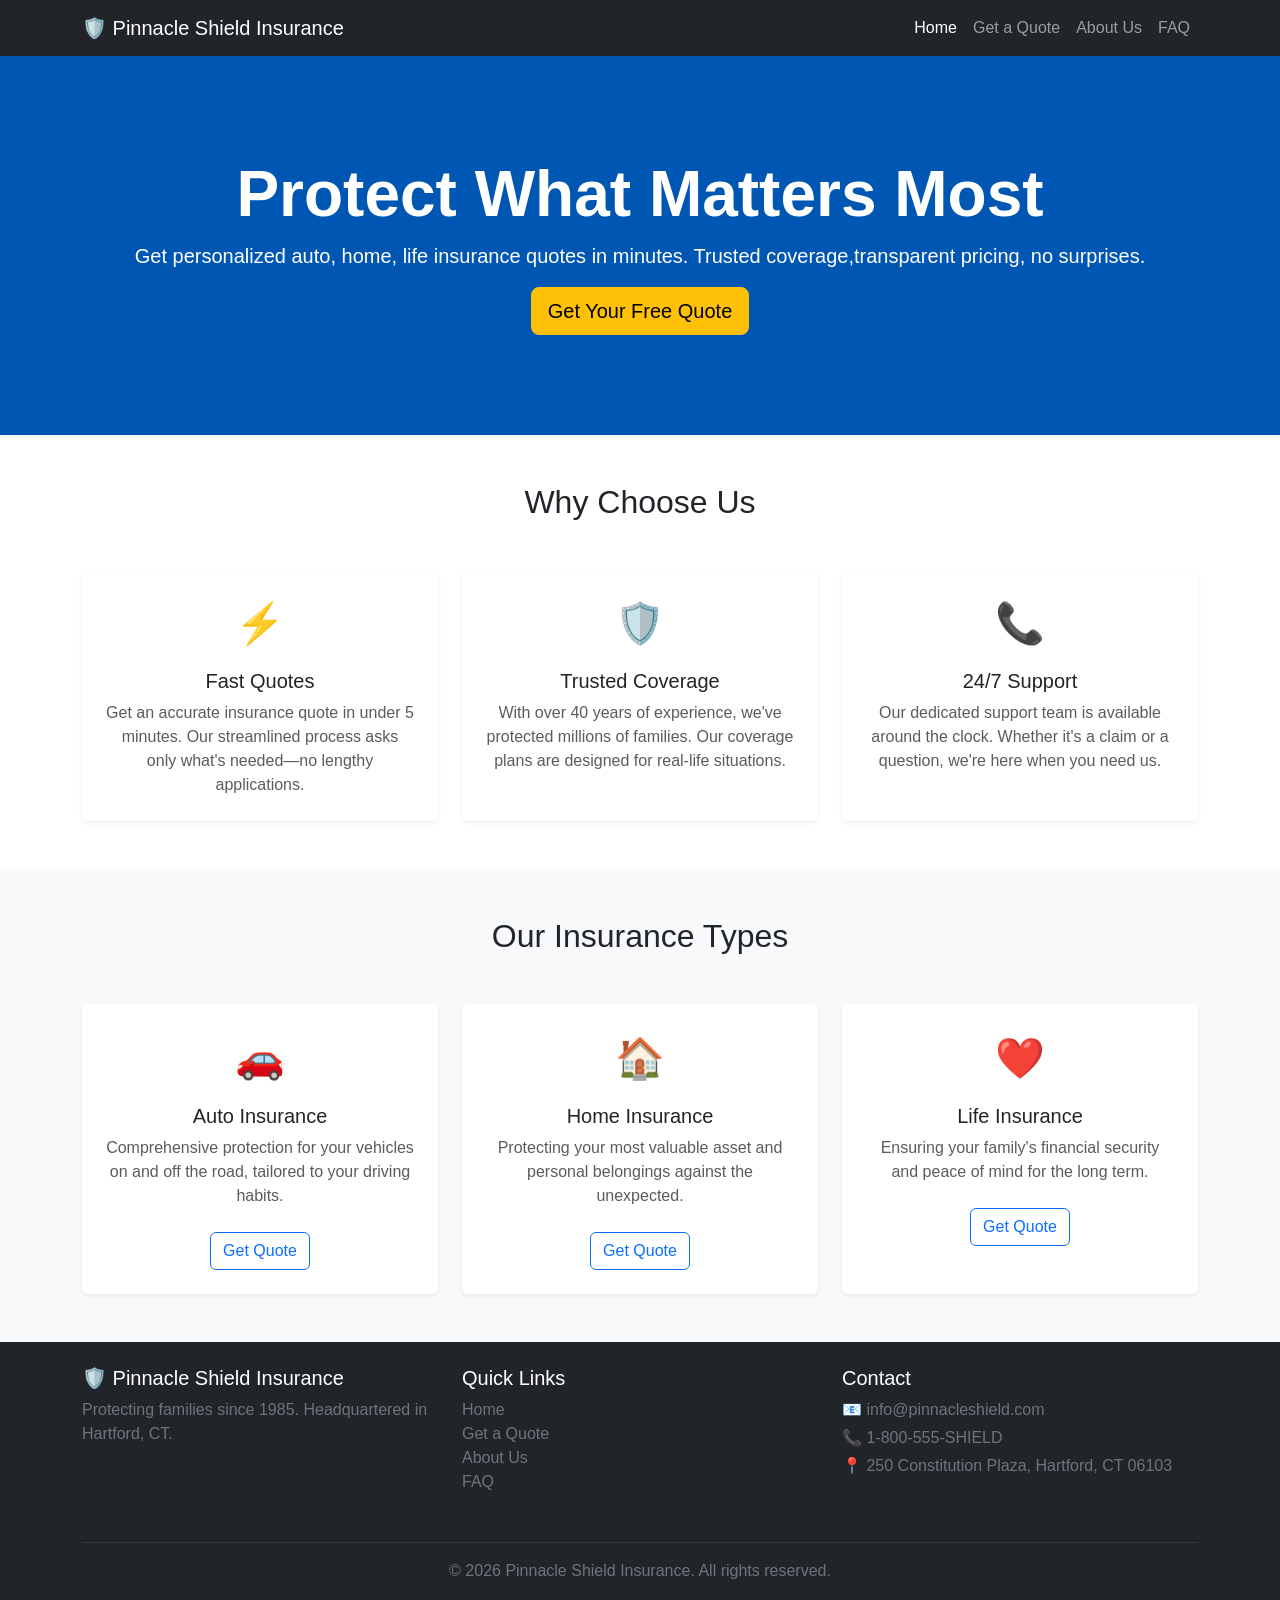
<file: index.html>
<!DOCTYPE html>
<html lang="en">

<head>
    <meta charset="UTF-8">
    <meta name="viewport" content="width=device-width, initial-scale=1.0">
    <title>Pinnacle Shield Insurance | Home</title>
    <!-- Bootstrap 5 CDN -->
    <link href="https://cdn.jsdelivr.net/npm/bootstrap@5.3.2/dist/css/bootstrap.min.css" rel="stylesheet"
        integrity="sha384-T3c6CoIi6uLrA9TneNEoa7RxnatzjcDSCmG1MXxSR1GAsXEV/Dwwykc2MPK8M2HN" crossorigin="anonymous">
    <!-- Custom CSS -->
    <link rel="stylesheet" href="css/styles.css">
</head>

<body class="bg-light">

    <header>
        <nav class="navbar navbar-expand-lg navbar-dark bg-dark">
            <div class="container">
                <a class="navbar-brand" href="index.html">🛡️ Pinnacle Shield Insurance</a>
                <button class="navbar-toggler" type="button" data-bs-toggle="collapse" data-bs-target="#navbarNav">
                    <span class="navbar-toggler-icon"></span>
                </button>
                <div class="collapse navbar-collapse" id="navbarNav">
                    <ul class="navbar-nav ms-auto">
                        <li class="nav-item"><a class="nav-link active" href="index.html">Home</a></li>
                        <li class="nav-item"><a class="nav-link" href="quote.html">Get a Quote</a></li>
                        <li class="nav-item"><a class="nav-link" href="about.html">About Us</a></li>
                        <li class="nav-item"><a class="nav-link" href="faq.html">FAQ</a></li>
                    </ul>
                </div>
            </div>
        </nav>
    </header>

    <main>
        <section class="hero-section text-center d-flex align-items-center">
            <div class="container">
                <h1 class="display-3 fw-bold">Protect What Matters Most</h1>
                <p class="lead">Get personalized auto, home, life insurance quotes in minutes. Trusted
                    coverage,transparent pricing, no surprises.</p>
                <a href="quote.html" class="btn btn-warning btn-lg">Get Your Free Quote</a>
            </div>
        </section>

        <!-- Why Choose Us -->
        <section id="why-choose-us" class="why-choose-us py-5 bg-white">
            <div class="container">
                <h2 class="text-center mb-5">Why Choose Us</h2>
                <div class="row g-4 text-center">

                    <!-- Fast Quotes -->
                    <div class="col-md-4">
                        <div class="card choose-card h-100 shadow-sm border-0">
                            <div class="card-body p-4">
                                <div class="fs-1 mb-3">⚡</div>
                                <h3 class="h5 card-title">Fast Quotes</h3>
                                <p class="card-text text-muted">Get an accurate insurance quote in under 5 minutes. Our
                                    streamlined process asks only what's needed—no lengthy applications.</p>
                            </div>
                        </div>
                    </div>

                    <!-- Trusted Coverage -->
                    <div class="col-md-4">
                        <div class="card choose-card h-100 shadow-sm border-0">
                            <div class="card-body p-4">
                                <div class="fs-1 mb-3">🛡️</div>
                                <h3 class="h5 card-title">Trusted Coverage</h3>
                                <p class="card-text text-muted">With over 40 years of experience, we've protected
                                    millions of families. Our coverage plans are designed for real-life situations.</p>
                            </div>
                        </div>
                    </div>

                    <!-- 24/7 Support -->
                    <div class="col-md-4">
                        <div class="card choose-card h-100 shadow-sm border-0">
                            <div class="card-body p-4">
                                <div class="fs-1 mb-3">📞</div>
                                <h3 class="h5 card-title">24/7 Support</h3>
                                <p class="card-text text-muted">Our dedicated support team is available around the
                                    clock. Whether it's a claim or a question, we're here when you need us.</p>
                            </div>
                        </div>
                    </div>

                </div>
            </div>
        </section>

        <!-- Insurance Types -->
        <section id="insurance-types" class="py-5 bg-light">
            <div class="container">
                <h2 class="text-center mb-5">Our Insurance Types</h2>
                <div class="row g-4 text-center">
                    <!-- Auto Insurance -->
                    <div class="col-md-4">
                        <div class="card h-100 shadow-sm border-0">
                            <div class="card-body p-4">
                                <div class="fs-1 mb-3">🚗</div>
                                <h4 class="h5 card-title">Auto Insurance</h4>
                                <p class="card-text text-muted">Comprehensive protection for your vehicles on and off
                                    the road, tailored to your driving habits.</p>
                                <a href="quote.html" class="btn btn-outline-primary mt-2">Get Quote</a>
                            </div>
                        </div>
                    </div>
                    <!-- Home Insurance -->
                    <div class="col-md-4">
                        <div class="card h-100 shadow-sm border-0">
                            <div class="card-body p-4">
                                <div class="fs-1 mb-3">🏠</div>
                                <h4 class="h5 card-title">Home Insurance</h4>
                                <p class="card-text text-muted">Protecting your most valuable asset and personal
                                    belongings against the unexpected.</p>
                                <a href="quote.html" class="btn btn-outline-primary mt-2">Get Quote</a>
                            </div>
                        </div>
                    </div>
                    <!-- Life Insurance -->
                    <div class="col-md-4">
                        <div class="card h-100 shadow-sm border-0">
                            <div class="card-body p-4">
                                <div class="fs-1 mb-3">❤️</div>
                                <h4 class="h5 card-title">Life Insurance</h4>
                                <p class="card-text text-muted">Ensuring your family's financial security and peace of
                                    mind for the long term.</p>
                                <a href="quote.html" class="btn btn-outline-primary mt-2">Get Quote</a>
                            </div>
                        </div>
                    </div>
                </div>
            </div>
        </section>
    </main>

    <footer class="bg-dark text-white py-4">
        <div class="container">
            <div class="row">
                <div class="col-md-4 mb-3">
                    <h5>🛡️ Pinnacle Shield Insurance</h5>
                    <p class="text-secondary">Protecting families since 1985. Headquartered in Hartford, CT.</p>
                </div>
                <div class="col-md-4 mb-3">
                    <h5>Quick Links</h5>
                    <ul class="list-unstyled">
                        <li><a href="index.html" class="text-secondary text-decoration-none">Home</a></li>
                        <li><a href="quote.html" class="text-secondary text-decoration-none">Get a Quote</a></li>
                        <li><a href="about.html" class="text-secondary text-decoration-none">About Us</a></li>
                        <li><a href="faq.html" class="text-secondary text-decoration-none">FAQ</a></li>
                    </ul>
                </div>
                <div class="col-md-4 mb-3">
                    <h5>Contact</h5>
                    <p class="text-secondary mb-1">📧 info@pinnacleshield.com</p>
                    <p class="text-secondary mb-1">📞 1-800-555-SHIELD</p>
                    <p class="text-secondary">📍 250 Constitution Plaza, Hartford, CT 06103</p>
                </div>
            </div>
            <hr class="border-secondary">
            <p class="text-center text-secondary mb-0">&copy; 2026 Pinnacle Shield Insurance. All rights reserved.</p>
        </div>
    </footer>

    <!-- Bootstrap Bundle JS -->
    <script src="https://cdn.jsdelivr.net/npm/bootstrap@5.3.2/dist/js/bootstrap.bundle.min.js"
        integrity="sha384-C6RzsynM9kWDrMNeT87bh95OGNyZPhcTNXj1NW7RuBCsyN/o0jlpcV8Qyq46cDfL"
        crossorigin="anonymous"></script>
    <script src="js/main.js"></script>
</body>

</html>
</file>
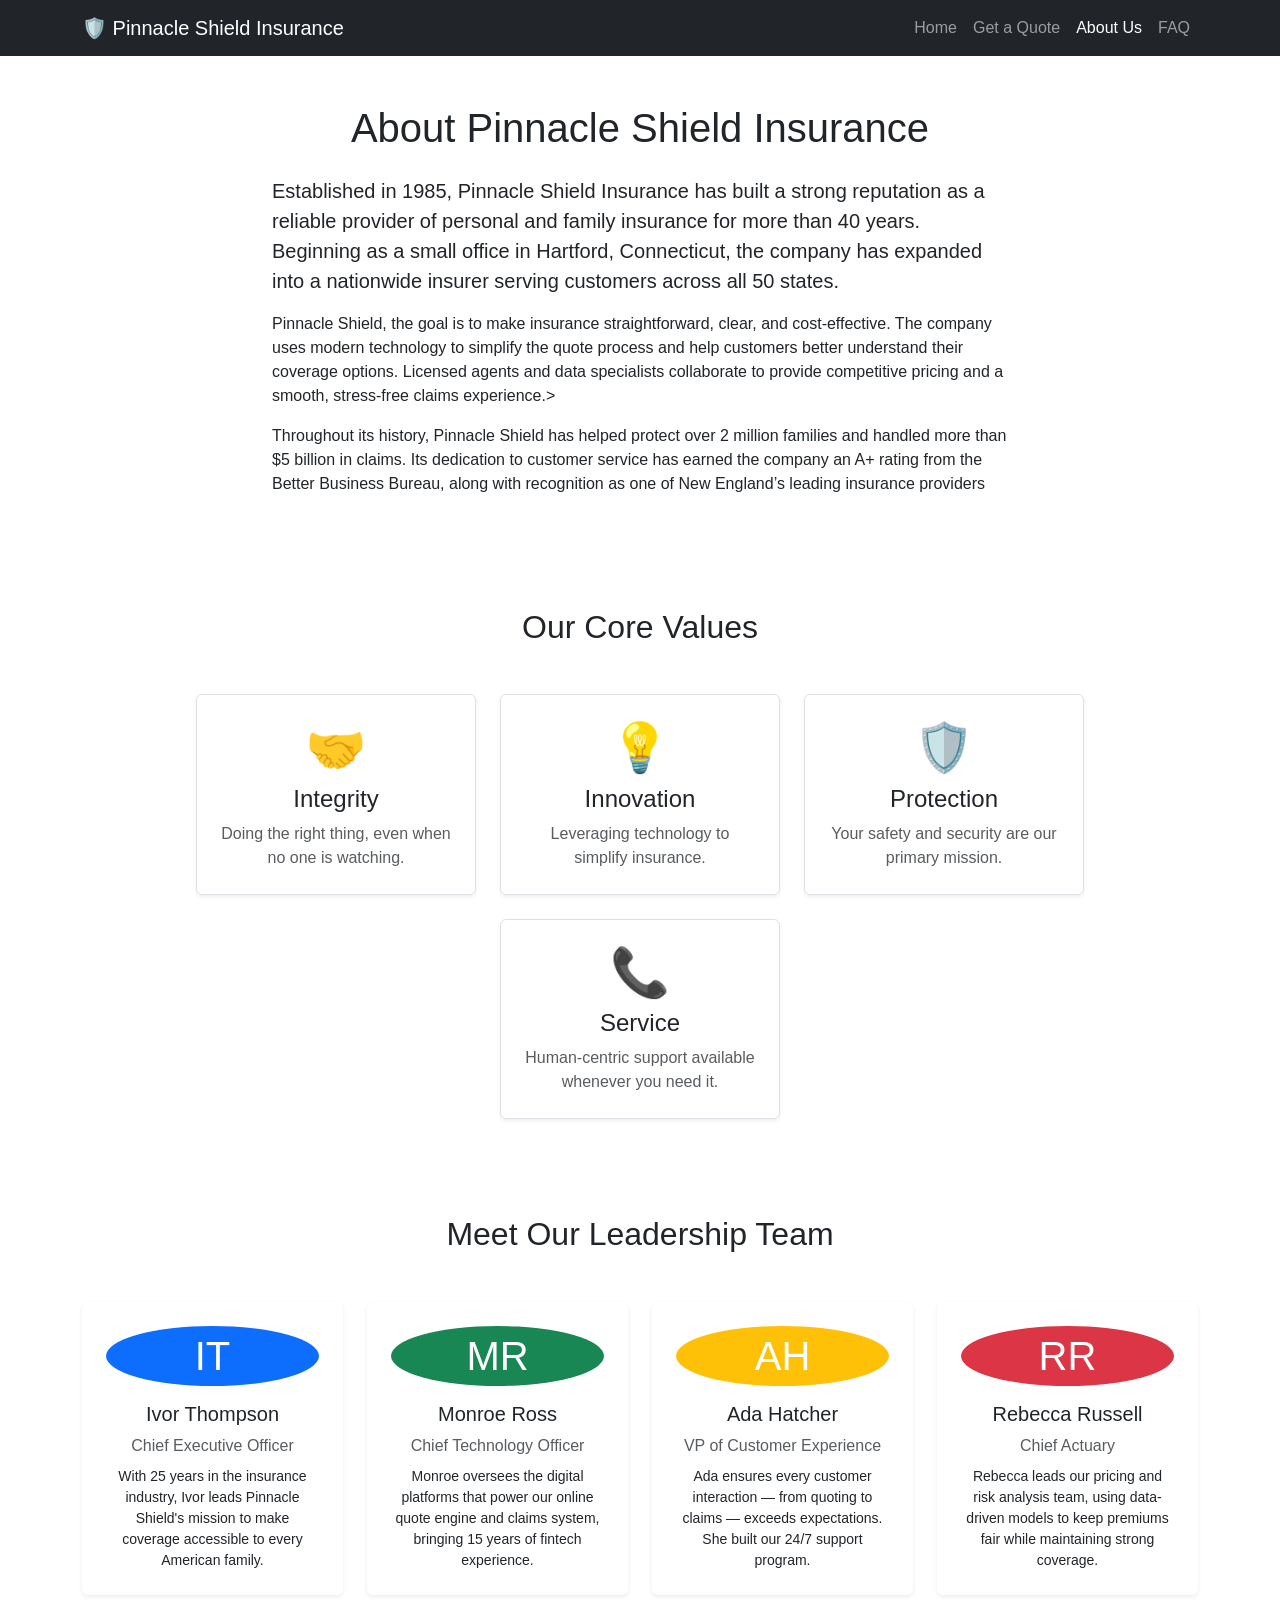
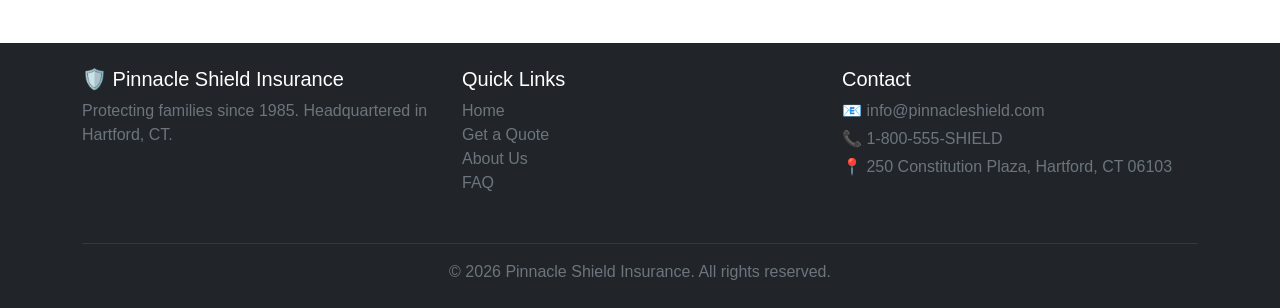
<file: about.html>
<!DOCTYPE html>
<html lang="en">

<head>
    <meta charset="UTF-8">
    <meta name="viewport" content="width=device-width, initial-scale=1.0">
    <title>Get a Quote | Pinnacle Shield Insurance</title>
    <!-- Bootstrap 5 CDN -->
    <link href="https://cdn.jsdelivr.net/npm/bootstrap@5.3.2/dist/css/bootstrap.min.css" rel="stylesheet"
        integrity="sha384-T3c6CoIi6uLrA9TneNEoa7RxnatzjcDSCmG1MXxSR1GAsXEV/Dwwykc2MPK8M2HN" crossorigin="anonymous">
    <!-- Custom CSS -->
    <link rel="stylesheet" href="css/styles.css">
</head>

<body>

    <header>
        <nav class="navbar navbar-expand-lg navbar-dark bg-dark">
            <div class="container">
                <a class="navbar-brand" href="index.html"> 🛡️ Pinnacle Shield Insurance</a>
                <button class="navbar-toggler" type="button" data-bs-toggle="collapse" data-bs-target="#navbarNav">
                    <span class="navbar-toggler-icon"></span>
                </button>
                <div class="collapse navbar-collapse" id="navbarNav">
                    <ul class="navbar-nav ms-auto">
                        <li class="nav-item"><a class="nav-link" href="index.html">Home</a></li>
                        <li class="nav-item"><a class="nav-link" href="quote.html">Get a Quote</a></li>
                        <li class="nav-item"><a class="nav-link active" href="about.html">About Us</a></li>
                        <li class="nav-item"><a class="nav-link" href="faq.html">FAQ</a></li>
                    </ul>
                </div>
            </div>
        </nav>
    </header>
    <main>
        <!-- Company Overview -->
        <section class="py-5">
            <div class="container">
                <h1 class="text-center mb-4">About Pinnacle Shield Insurance</h1>
                <div class="row justify-content-center">
                    <div class="col-md-8">
                        <p class="lead">Established in 1985, Pinnacle Shield Insurance has built a strong reputation as
                            a reliable provider of personal and family insurance for more than 40 years. Beginning as a
                            small office in Hartford, Connecticut, the company has expanded into a nationwide insurer
                            serving customers across all 50 states.</p>
                        <p>Pinnacle Shield, the goal is to make insurance straightforward, clear, and cost-effective.
                            The company uses modern technology to simplify the quote process and help customers better
                            understand their coverage options. Licensed agents and data specialists collaborate to
                            provide competitive pricing and a smooth, stress-free claims experience.></p>
                        <p>Throughout its history, Pinnacle Shield has helped protect over 2 million families and
                            handled more than $5 billion in claims. Its dedication to customer service has earned the
                            company an A+ rating from the Better Business Bureau, along with recognition as one of New
                            England’s leading insurance providers</p>
                    </div>
                </div>
            </div>
        </section>

        <!-- Company Values Section (Flexbox) -->
        <section class="py-5">
            <div class="container text-center">
                <h2 class="mb-5">Our Core Values</h2>
                <div class="d-flex flex-wrap justify-content-center gap-4">
                    <div class="p-4 border rounded shadow-sm value-card flex-fill"
                        style="min-width: 200px; max-width: 280px;">
                        <div class="display-5 mb-2">🤝</div>
                        <h4>Integrity</h4>
                        <p class="text-muted mb-0">Doing the right thing, even when no one is watching.</p>
                    </div>
                    <div class="p-4 border rounded shadow-sm value-card flex-fill"
                        style="min-width: 200px; max-width: 280px;">
                        <div class="display-5 mb-2">💡</div>
                        <h4>Innovation</h4>
                        <p class="text-muted mb-0">Leveraging technology to simplify insurance.</p>
                    </div>
                    <div class="p-4 border rounded shadow-sm value-card flex-fill"
                        style="min-width: 200px; max-width: 280px;">
                        <div class="display-5 mb-2">🛡️</div>
                        <h4>Protection</h4>
                        <p class="text-muted mb-0">Your safety and security are our primary mission.</p>
                    </div>
                    <div class="p-4 border rounded shadow-sm value-card flex-fill"
                        style="min-width: 200px; max-width: 280px;">
                        <div class="display-5 mb-2">📞</div>
                        <h4>Service</h4>
                        <p class="text-muted mb-0">Human-centric support available whenever you need it.</p>
                    </div>
                </div>
            </div>
        </section>

        <!-- Team Section -->
        <section class="py-5">
            <div class="container">
                <h2 class="text-center mb-5">Meet Our Leadership Team</h2>
                <div class="row g-4 justify-content-center">
                    <div class="col-md-3 col-sm-6">
                        <div class="card h-100 text-center border-0 shadow-sm">
                            <div class="card-body p-4">
                                <div
                                    class="team-avatar bg-primary text-white rounded-circle d-flex align-items-center justify-content-center mx-auto mb-3">
                                    <span class="fs-1">IT</span>
                                </div>
                                <h5 class="card-title">Ivor Thompson</h5>
                                <p class="text-muted mb-2">Chief Executive Officer</p>
                                <p class="card-text small">With 25 years in the insurance industry, Ivor leads Pinnacle
                                    Shield's mission to make coverage accessible to every American family.</p>
                            </div>
                        </div>
                    </div>
                    <div class="col-md-3 col-sm-6">
                        <div class="card h-100 text-center border-0 shadow-sm">
                            <div class="card-body p-4">
                                <div
                                    class="team-avatar bg-success text-white rounded-circle d-flex align-items-center justify-content-center mx-auto mb-3">
                                    <span class="fs-1">MR</span>
                                </div>
                                <h5 class="card-title">Monroe Ross</h5>
                                <p class="text-muted mb-2">Chief Technology Officer</p>
                                <p class="card-text small">Monroe oversees the digital platforms that power our online
                                    quote engine and claims system, bringing 15 years of fintech experience.</p>
                            </div>
                        </div>
                    </div>
                    <div class="col-md-3 col-sm-6">
                        <div class="card h-100 text-center border-0 shadow-sm">
                            <div class="card-body p-4">
                                <div
                                    class="team-avatar bg-warning text-white rounded-circle d-flex align-items-center justify-content-center mx-auto mb-3">
                                    <span class="fs-1">AH</span>
                                </div>
                                <h5 class="card-title">Ada Hatcher</h5>
                                <p class="text-muted mb-2">VP of Customer Experience</p>
                                <p class="card-text small">Ada ensures every customer interaction — from quoting to
                                    claims — exceeds expectations. She built our 24/7 support program.</p>
                            </div>
                        </div>
                    </div>
                    <div class="col-md-3 col-sm-6">
                        <div class="card h-100 text-center border-0 shadow-sm">
                            <div class="card-body p-4">
                                <div
                                    class="team-avatar bg-danger text-white rounded-circle d-flex align-items-center justify-content-center mx-auto mb-3">
                                    <span class="fs-1">RR</span>
                                </div>
                                <h5 class="card-title">Rebecca Russell</h5>
                                <p class="text-muted mb-2">Chief Actuary</p>
                                <p class="card-text small">Rebecca leads our pricing and risk analysis team, using
                                    data-driven models to keep premiums fair while maintaining strong coverage.</p>
                            </div>
                        </div>
                    </div>
                </div>
            </div>
        </section>
    </main>

    <footer class="bg-dark text-white py-4">
        <div class="container">
            <div class="row">
                <div class="col-md-4 mb-3">
                    <h5>🛡️ Pinnacle Shield Insurance</h5>
                    <p class="text-secondary">Protecting families since 1985. Headquartered in Hartford, CT.</p>
                </div>
                <div class="col-md-4 mb-3">
                    <h5>Quick Links</h5>
                    <ul class="list-unstyled">
                        <li><a href="index.html" class="text-secondary text-decoration-none">Home</a></li>
                        <li><a href="quote.html" class="text-secondary text-decoration-none">Get a Quote</a></li>
                        <li><a href="about.html" class="text-secondary text-decoration-none">About Us</a></li>
                        <li><a href="faq.html" class="text-secondary text-decoration-none">FAQ</a></li>
                    </ul>
                </div>
                <div class="col-md-4 mb-3">
                    <h5>Contact</h5>
                    <p class="text-secondary mb-1">📧 info@pinnacleshield.com</p>
                    <p class="text-secondary mb-1">📞 1-800-555-SHIELD</p>
                    <p class="text-secondary">📍 250 Constitution Plaza, Hartford, CT 06103</p>
                </div>
            </div>
            <hr class="border-secondary">
            <p class="text-center text-secondary mb-0">&copy; 2026 Pinnacle Shield Insurance. All rights reserved.</p>
        </div>
    </footer>

    <!-- Bootstrap Bundle JS -->
    <script src="https://cdn.jsdelivr.net/npm/bootstrap@5.3.2/dist/js/bootstrap.bundle.min.js"
        integrity="sha384-C6RzsynM9kWDrMNeT87bh95OGNyZPhcTNXj1NW7RuBCsyN/o0jlpcV8Qyq46cDfL"
        crossorigin="anonymous"></script>
    <script src="js/main.js"></script>
</body>

</html>
</file>
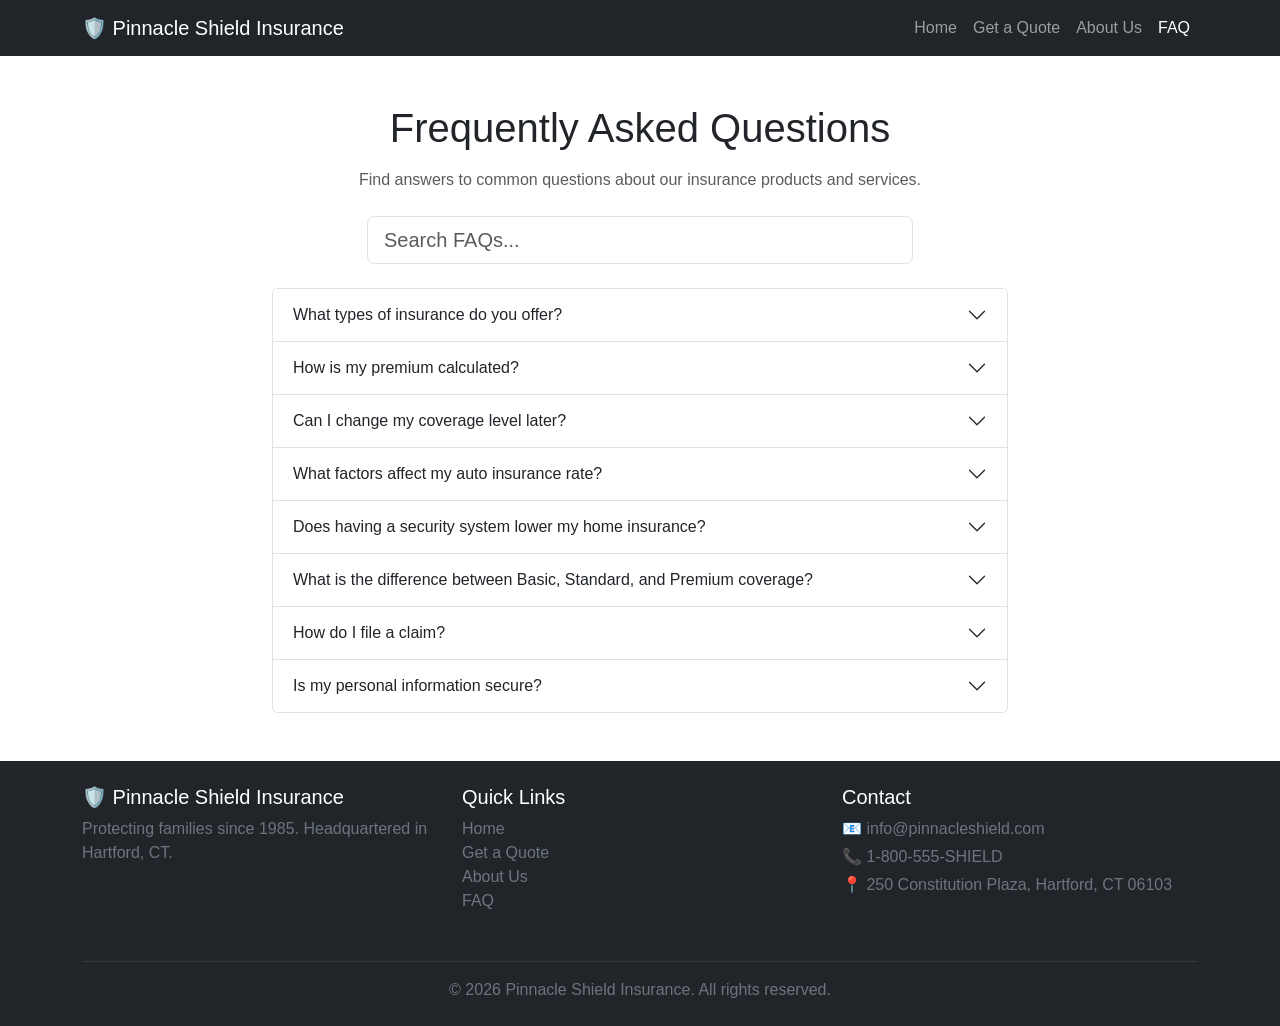
<file: faq.html>
<!DOCTYPE html>
<html lang="en">

<head>
    <meta charset="UTF-8">
    <meta name="viewport" content="width=device-width, initial-scale=1.0">
    <title>FAQ - Pinnacle Shield Insurance</title>
    <link href="https://cdn.jsdelivr.net/npm/bootstrap@5.3.2/dist/css/bootstrap.min.css" rel="stylesheet"
        integrity="sha384-T3c6CoIi6uLrA9TneNEoa7RxnatzjcDSCmG1MXxSR1GAsXEV/Dwwykc2MPK8M2HN" crossorigin="anonymous">
    <link rel="stylesheet" href="css/styles.css">
</head>

<body>

    <!-- Navigation -->
    <header>
        <nav class="navbar navbar-expand-lg navbar-dark bg-dark">
            <div class="container">
                <a class="navbar-brand" href="index.html">🛡️ Pinnacle Shield Insurance</a>
                <button class="navbar-toggler" type="button" data-bs-toggle="collapse" data-bs-target="#navbarNav">
                    <span class="navbar-toggler-icon"></span>
                </button>
                <div class="collapse navbar-collapse" id="navbarNav">
                    <ul class="navbar-nav ms-auto">
                        <li class="nav-item"><a class="nav-link" href="index.html">Home</a></li>
                        <li class="nav-item"><a class="nav-link" href="quote.html">Get a Quote</a></li>
                        <li class="nav-item"><a class="nav-link" href="about.html">About Us</a></li>
                        <li class="nav-item"><a class="nav-link active" href="faq.html">FAQ</a></li>
                    </ul>
                </div>
            </div>
        </nav>
    </header>

    <main class="py-5">
        <div class="container">
            <h1 class="text-center mb-3">Frequently Asked Questions</h1>
            <p class="text-center text-muted mb-4">Find answers to common questions about our insurance products and
                services.</p>

            <!-- Search -->
            <div class="row justify-content-center mb-4">
                <div class="col-md-6">
                    <input type="text" class="form-control form-control-lg" id="faq-search" placeholder="Search FAQs..."
                        aria-label="Search frequently asked questions">
                </div>
            </div>

            <!-- FAQ Accordion -->
            <div class="row justify-content-center">
                <div class="col-md-8">
                    <div class="accordion" id="faqAccordion">

                        <!-- FAQ 1 -->
                        <div class="accordion-item">
                            <h2 class="accordion-header" id="faq-heading-1">
                                <button class="accordion-button collapsed" type="button" data-bs-toggle="collapse"
                                    data-bs-target="#faq-1" aria-expanded="false" aria-controls="faq-1">
                                    What types of insurance do you offer?
                                </button>
                            </h2>
                            <div id="faq-1" class="accordion-collapse collapse" aria-labelledby="faq-heading-1"
                                data-bs-parent="#faqAccordion">
                                <div class="accordion-body">
                                    Pinnacle Shield Insurance offers three main types of personal insurance:
                                    <strong>Auto Insurance</strong> for vehicles including cars, trucks, and SUVs;
                                    <strong>Home Insurance</strong> for homeowners covering structural damage, personal
                                    property, and liability; and <strong>Life Insurance</strong> providing financial
                                    protection for your loved ones with both term and whole life options. Each type
                                    offers Basic, Standard, and Premium coverage tiers to fit your needs and budget.
                                </div>
                            </div>
                        </div>

                        <!-- FAQ 2 -->
                        <div class="accordion-item">
                            <h2 class="accordion-header" id="faq-heading-2">
                                <button class="accordion-button collapsed" type="button" data-bs-toggle="collapse"
                                    data-bs-target="#faq-2" aria-expanded="false" aria-controls="faq-2">
                                    How is my premium calculated?
                                </button>
                            </h2>
                            <div id="faq-2" class="accordion-collapse collapse" aria-labelledby="faq-heading-2"
                                data-bs-parent="#faqAccordion">
                                <div class="accordion-body">
                                    Your premium is calculated using a combination of factors specific to each insurance
                                    type. For auto insurance, we consider your age, vehicle details, annual mileage, and
                                    driving record. For home insurance, factors include your home's value, age,
                                    construction type, and installed safety features. Life insurance premiums are based
                                    on age, health factors, lifestyle choices, and the coverage amount you select. Our
                                    online quote tool shows you a detailed breakdown of exactly how each factor affects
                                    your rate — complete transparency, no surprises.
                                </div>
                            </div>
                        </div>

                        <!-- FAQ 3 -->
                        <div class="accordion-item">
                            <h2 class="accordion-header" id="faq-heading-3">
                                <button class="accordion-button collapsed" type="button" data-bs-toggle="collapse"
                                    data-bs-target="#faq-3" aria-expanded="false" aria-controls="faq-3">
                                    Can I change my coverage level later?
                                </button>
                            </h2>
                            <div id="faq-3" class="accordion-collapse collapse" aria-labelledby="faq-heading-3"
                                data-bs-parent="#faqAccordion">
                                <div class="accordion-body">
                                    Yes, absolutely. You can upgrade or downgrade your coverage level at any time during
                                    your policy period. If you upgrade from Basic to Standard or Premium, the change
                                    takes effect immediately and your premium will be prorated for the remainder of your
                                    billing cycle. If you downgrade, the change takes effect at the start of your next
                                    billing cycle. Contact our customer service team or log into your online account to
                                    make changes.
                                </div>
                            </div>
                        </div>

                        <!-- FAQ 4 -->
                        <div class="accordion-item">
                            <h2 class="accordion-header" id="faq-heading-4">
                                <button class="accordion-button collapsed" type="button" data-bs-toggle="collapse"
                                    data-bs-target="#faq-4" aria-expanded="false" aria-controls="faq-4">
                                    What factors affect my auto insurance rate?
                                </button>
                            </h2>
                            <div id="faq-4" class="accordion-collapse collapse" aria-labelledby="faq-heading-4"
                                data-bs-parent="#faqAccordion">
                                <div class="accordion-body">
                                    Several factors influence your auto insurance premium. <strong>Your age</strong>
                                    plays a role — drivers under 25 and over 65 typically pay more due to statistical
                                    risk profiles. <strong>Vehicle age</strong> matters because newer cars cost more to
                                    repair or replace. <strong>Annual mileage</strong> affects your rate since more time
                                    on the road increases the likelihood of an incident. Your <strong>driving
                                        record</strong> is significant — a clean record earns the best rates, while
                                    tickets and accidents increase premiums. Finally, the <strong>coverage
                                        level</strong> you choose (Basic, Standard, or Premium) determines the breadth
                                    of protection and directly impacts cost.
                                </div>
                            </div>
                        </div>

                        <!-- FAQ 5 -->
                        <div class="accordion-item">
                            <h2 class="accordion-header" id="faq-heading-5">
                                <button class="accordion-button collapsed" type="button" data-bs-toggle="collapse"
                                    data-bs-target="#faq-5" aria-expanded="false" aria-controls="faq-5">
                                    Does having a security system lower my home insurance?
                                </button>
                            </h2>
                            <div id="faq-5" class="accordion-collapse collapse" aria-labelledby="faq-heading-5"
                                data-bs-parent="#faqAccordion">
                                <div class="accordion-body">
                                    Yes! Having a monitored security system qualifies you for a <strong>5%
                                        discount</strong> on your home insurance premium. Additionally, if your home has
                                    fire sprinklers, you can receive an <strong>8% discount</strong>. These discounts
                                    can be combined, so a home with both a security system and fire sprinklers could
                                    save up to 13% on monthly premiums. We encourage homeowners to invest in safety
                                    features — they protect your family and save you money.
                                </div>
                            </div>
                        </div>

                        <!-- FAQ 6 -->
                        <div class="accordion-item">
                            <h2 class="accordion-header" id="faq-heading-6">
                                <button class="accordion-button collapsed" type="button" data-bs-toggle="collapse"
                                    data-bs-target="#faq-6" aria-expanded="false" aria-controls="faq-6">
                                    What is the difference between Basic, Standard, and Premium coverage?
                                </button>
                            </h2>
                            <div id="faq-6" class="accordion-collapse collapse" aria-labelledby="faq-heading-6"
                                data-bs-parent="#faqAccordion">
                                <div class="accordion-body">
                                    <strong>Basic</strong> coverage provides essential protection at the lowest cost. It
                                    covers the core risks — liability for auto, structural damage for home, and a
                                    standard death benefit for life insurance. <strong>Standard</strong> coverage is our
                                    most popular tier and includes everything in Basic plus broader protection like
                                    comprehensive and collision for auto, personal property replacement for home, and
                                    higher benefit limits for life. <strong>Premium</strong> coverage is our most
                                    comprehensive tier, adding benefits like rental car coverage, full replacement
                                    value, increased liability limits, and priority claims processing. Premium costs
                                    approximately 40% more than Standard but provides the most complete peace of mind.
                                </div>
                            </div>
                        </div>

                        <!-- FAQ 7 -->
                        <div class="accordion-item">
                            <h2 class="accordion-header" id="faq-heading-7">
                                <button class="accordion-button collapsed" type="button" data-bs-toggle="collapse"
                                    data-bs-target="#faq-7" aria-expanded="false" aria-controls="faq-7">
                                    How do I file a claim?
                                </button>
                            </h2>
                            <div id="faq-7" class="accordion-collapse collapse" aria-labelledby="faq-heading-7"
                                data-bs-parent="#faqAccordion">
                                <div class="accordion-body">
                                    Filing a claim with Pinnacle Shield is straightforward. You can file a claim 24/7
                                    through three channels: <strong>Online</strong> — log into your account at
                                    pinnacleshield.com and navigate to the Claims section; <strong>Phone</strong> — call
                                    our claims hotline at 1-800-555-CLAIM; or <strong>Mobile App</strong> — use our app
                                    to submit photos and documentation directly from your phone. After filing, a
                                    dedicated claims adjuster will be assigned to your case within 24 hours. Most claims
                                    are processed within 5–10 business days, and Premium customers receive priority
                                    processing.
                                </div>
                            </div>
                        </div>

                        <!-- FAQ 8 -->
                        <div class="accordion-item">
                            <h2 class="accordion-header" id="faq-heading-8">
                                <button class="accordion-button collapsed" type="button" data-bs-toggle="collapse"
                                    data-bs-target="#faq-8" aria-expanded="false" aria-controls="faq-8">
                                    Is my personal information secure?
                                </button>
                            </h2>
                            <div id="faq-8" class="accordion-collapse collapse" aria-labelledby="faq-heading-8"
                                data-bs-parent="#faqAccordion">
                                <div class="accordion-body">
                                    Absolutely. Pinnacle Shield Insurance takes data security seriously. All personal
                                    information submitted through our website is encrypted using industry-standard TLS
                                    encryption. We never sell your data to third parties. Our systems comply with state
                                    and federal data protection regulations, and we conduct regular security audits. The
                                    online quote tool does not store your information unless you explicitly create an
                                    account. For more details, please review our Privacy Policy linked at the bottom of
                                    every page.
                                </div>
                            </div>
                        </div>

                    </div>

                    <!-- No Results Message -->
                    <div id="faq-no-results" class="text-center text-muted py-4 hidden">
                        <p>No FAQs match your search. Try different keywords or <a href="about.html">contact us</a>
                            directly.</p>
                    </div>
                </div>
            </div>
        </div>
    </main>

    <!-- Footer -->
    <footer class="bg-dark text-white py-4">
        <div class="container">
            <div class="row">
                <div class="col-md-4 mb-3">
                    <h5>🛡️ Pinnacle Shield Insurance</h5>
                    <p class="text-secondary">Protecting families since 1985. Headquartered in Hartford, CT.</p>
                </div>
                <div class="col-md-4 mb-3">
                    <h5>Quick Links</h5>
                    <ul class="list-unstyled">
                        <li><a href="index.html" class="text-secondary text-decoration-none">Home</a></li>
                        <li><a href="quote.html" class="text-secondary text-decoration-none">Get a Quote</a></li>
                        <li><a href="about.html" class="text-secondary text-decoration-none">About Us</a></li>
                        <li><a href="faq.html" class="text-secondary text-decoration-none">FAQ</a></li>
                    </ul>
                </div>
                <div class="col-md-4 mb-3">
                    <h5>Contact</h5>
                    <p class="text-secondary mb-1">📧 info@pinnacleshield.com</p>
                    <p class="text-secondary mb-1">📞 1-800-555-SHIELD</p>
                    <p class="text-secondary">📍 250 Constitution Plaza, Hartford, CT 06103</p>
                </div>
            </div>
            <hr class="border-secondary">
            <p class="text-center text-secondary mb-0">&copy; 2026 Pinnacle Shield Insurance. All rights reserved.</p>
        </div>
    </footer>

    <script src="https://cdn.jsdelivr.net/npm/bootstrap@5.3.2/dist/js/bootstrap.bundle.min.js"
        integrity="sha384-C6RzsynM9kWDrMNeT87bh95OGNyZPhcTNXj1NW7RuBCsyN/o0jlpcV8Qyq46cDfL"
        crossorigin="anonymous"></script>
    <script src="js/main.js"></script>

</body>

</html>
</file>
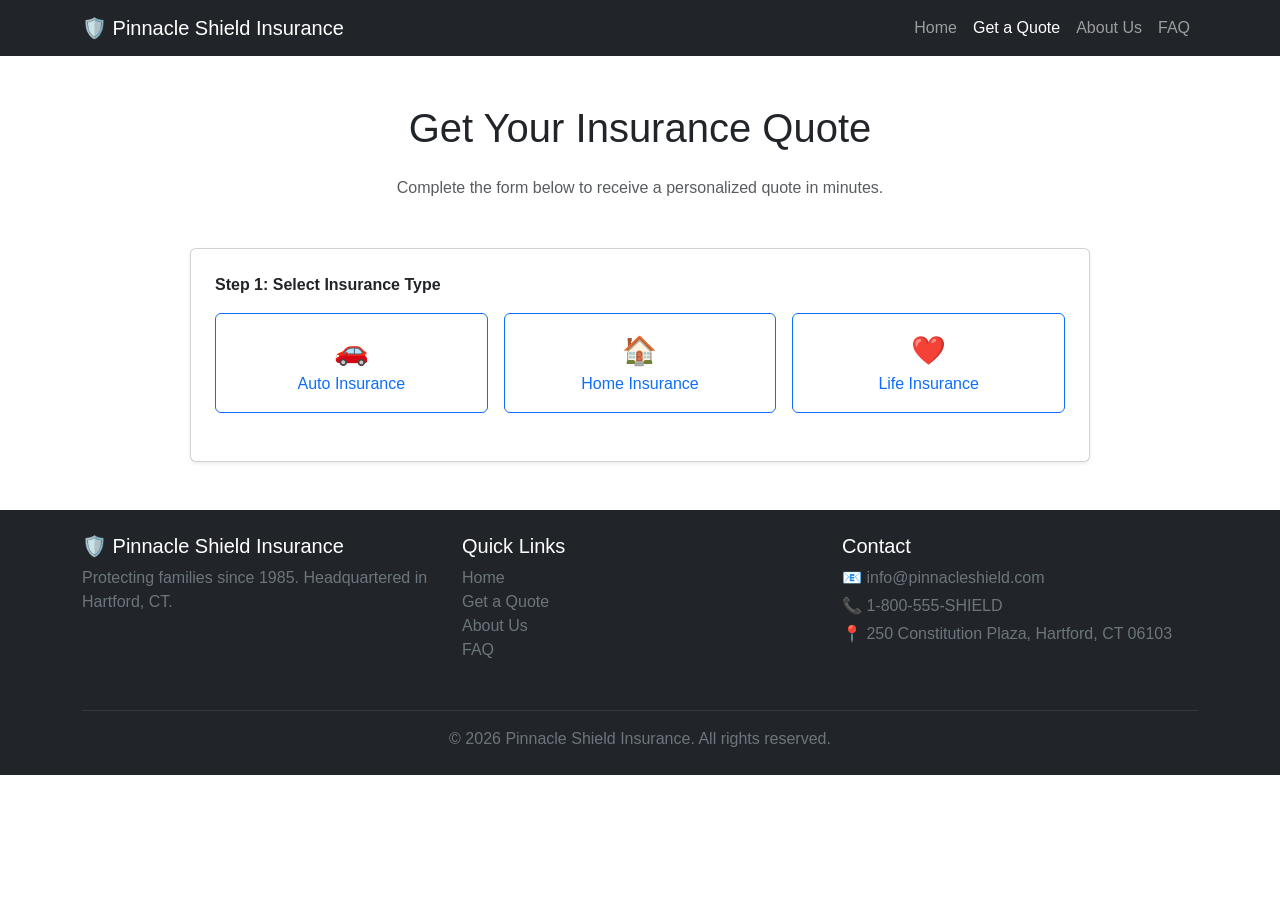
<file: quote.html>
<!DOCTYPE html>
<html lang="en">

<head>
    <meta charset="UTF-8">
    <meta name="viewport" content="width=device-width, initial-scale=1.0">
    <title>Get a Quote | Pinnacle Shield Insurance</title>
    <!-- Bootstrap 5 CDN -->
    <link href="https://cdn.jsdelivr.net/npm/bootstrap@5.3.2/dist/css/bootstrap.min.css" rel="stylesheet"
        integrity="sha384-T3c6CoIi6uLrA9TneNEoa7RxnatzjcDSCmG1MXxSR1GAsXEV/Dwwykc2MPK8M2HN" crossorigin="anonymous">
    <!-- Custom CSS -->
    <link rel="stylesheet" href="css/styles.css">
</head>

<body>

    <header>
        <nav class="navbar navbar-expand-lg navbar-dark bg-dark">
            <div class="container">
                <a class="navbar-brand" href="index.html">🛡️ Pinnacle Shield Insurance</a>
                <button class="navbar-toggler" type="button" data-bs-toggle="collapse" data-bs-target="#navbarNav">
                    <span class="navbar-toggler-icon"></span>
                </button>
                <div class="collapse navbar-collapse" id="navbarNav">
                    <ul class="navbar-nav ms-auto">
                        <li class="nav-item"><a class="nav-link" href="index.html">Home</a></li>
                        <li class="nav-item"><a class="nav-link active" href="quote.html">Get a Quote</a></li>
                        <li class="nav-item"><a class="nav-link" href="about.html">About Us</a></li>
                        <li class="nav-item"><a class="nav-link" href="faq.html">FAQ</a></li>
                    </ul>
                </div>
            </div>
        </nav>
    </header>

    <main class="container py-5">
        <div class="text-center mb-5">

            <h1 class="text-center mb-4">Get Your Insurance Quote</h1>
            <p class="text-muted">Complete the form below to receive a personalized quote in minutes.</p>
        </div>

        <div class="card shadow-sm mx-auto" style="max-width: 900px;">
            <div class="card-body p-4">
                <form id="quoteForm" novalidate>
                    <!-- Step 1: Insurance Type Selector -->
                    <label class="form-label fw-bold mb-3">Step 1: Select Insurance Type</label>
                    <div class="row g-3 mb-4">
                        <div class="col-md-4">
                            <input type="radio" class="btn-check" name="insuranceType" id="typeAuto" value="auto"
                                autocomplete="off">
                            <label class="btn btn-outline-primary w-100 py-3" for="typeAuto">
                                <span class="fs-3 d-block">🚗</span> Auto Insurance
                            </label>
                        </div>
                        <div class="col-md-4">
                            <input type="radio" class="btn-check" name="insuranceType" id="typeHome" value="home"
                                autocomplete="off">
                            <label class="btn btn-outline-primary w-100 py-3" for="typeHome">
                                <span class="fs-3 d-block">🏠</span> Home Insurance
                            </label>
                        </div>
                        <div class="col-md-4">
                            <input type="radio" class="btn-check" name="insuranceType" id="typeLife" value="life"
                                autocomplete="off">
                            <label class="btn btn-outline-primary w-100 py-3" for="typeLife">
                                <span class="fs-3 d-block">❤️</span> Life Insurance
                            </label>
                        </div>
                    </div>

                    <div id="step2Container" class="hidden">
                        <hr class="my-4">
                        <!-- Step 2: Dynamic Form Fields -->

                        <label class="form-label fw-bold mb-3">Step 2: Enter Your Details</label>
                        <!-- Auto Insurance Fields -->
                        <div id="autoFields">
                            <h5 class="mb-3 text-primary">Auto Insurance Details</h5>
                            <div class="row g-3">
                                <div class="col-md-6">
                                    <label for="fullName" class="form-label">Full Name</label>
                                    <input type="text" class="form-control" id="fullName" required minlength="2">
                                    <div class="invalid-feedback"></div>
                                </div>
                                <div class="col-md-3">
                                    <label for="age" class="form-label">Age</label>
                                    <input type="number" class="form-control" id="age" required min="16" max="100">
                                    <div class="invalid-feedback"></div>
                                </div>
                                <div class="col-md-3">
                                    <label for="zipCode" class="form-label">ZIP Code</label>
                                    <input type="text" class="form-control" id="zipCode" required pattern="\d{5}">
                                    <div class="invalid-feedback"></div>
                                </div>
                                <div class="col-md-4">
                                    <label for="vehicleYear" class="form-label">Vehicle Year</label>
                                    <input type="number" class="form-control" id="vehicleYear" required min="1990"
                                        max="2026">
                                    <div class="invalid-feedback"></div>
                                </div>
                                <div class="col-md-4">
                                    <label for="vehicleMake" class="form-label">Vehicle Make</label>
                                    <select class="form-select" id="vehicleMake" required>
                                        <option value="" selected disabled>Choose...</option>
                                        <option>Toyota</option>
                                        <option>Honda</option>
                                        <option>Ford</option>
                                        <option>BMW</option>
                                        <option>Tesla</option>
                                        <option>Other</option>
                                    </select>
                                    <div class="invalid-feedback"></div>
                                </div>
                                <div class="col-md-4">
                                    <label for="vehicleModel" class="form-label">Vehicle Model</label>
                                    <input type="text" class="form-control" id="vehicleModel" required>
                                    <div class="invalid-feedback"></div>
                                </div>
                                <div class="col-md-6">
                                    <label for="annualMileage" class="form-label">Annual Mileage</label>
                                    <select class="form-select" id="annualMileage" required>
                                        <option value="" selected disabled>Choose...</option>
                                        <option>Under 5,000</option>
                                        <option>5,000–10,000</option>
                                        <option>10,001–15,000</option>
                                        <option>15,001–20,000</option>
                                        <option>Over 20,000</option>
                                    </select>
                                    <div class="invalid-feedback"></div>
                                </div>
                                <div class="col-md-6">
                                    <label for="drivingRecord" class="form-label">Driving Record</label>
                                    <select class="form-select" id="drivingRecord" required>
                                        <option value="" selected disabled>Choose...</option>
                                        <option>Clean</option>
                                        <option>1 Ticket</option>
                                        <option>2+ Tickets</option>
                                        <option>Accident in Last 3 Years</option>
                                    </select>
                                    <div class="invalid-feedback"></div>
                                </div>
                                <div class="col-12">
                                    <label class="form-label d-block fw-bold">Coverage Level</label>
                                    <div class="form-check form-check-inline">
                                        <input class="form-check-input" type="radio" name="autoCoverage" id="autoBasic"
                                            value="basic" checked>
                                        <label class="form-check-label" for="autoBasic">Basic</label>
                                    </div>
                                    <div class="form-check form-check-inline">
                                        <input class="form-check-input" type="radio" name="autoCoverage"
                                            id="autoStandard" value="standard">
                                        <label class="form-check-label" for="autoStandard">Standard</label>
                                    </div>
                                    <div class="form-check form-check-inline">
                                        <input class="form-check-input" type="radio" name="autoCoverage"
                                            id="autoPremium" value="premium">
                                        <label class="form-check-label" for="autoPremium">Premium</label>
                                    </div>
                                </div>
                            </div>
                        </div>

                        <!-- Home Insurance Fields  -->
                        <div id="homeFields" class="hidden">
                            <h5 class="mb-3 text-primary">Home Insurance Details</h5>
                            <div class="row g-3">
                                <div class="col-md-6">
                                    <label for="homeFullName" class="form-label">Full Name</label>
                                    <input type="text" class="form-control" id="homeFullName" minlength="2">
                                    <div class="invalid-feedback"></div>
                                </div>
                                <div class="col-md-3">
                                    <label for="homeAge" class="form-label">Age</label>
                                    <input type="number" class="form-control" id="homeAge" min="18" max="100">
                                    <div class="invalid-feedback"></div>
                                </div>
                                <div class="col-md-3">
                                    <label for="homeZip" class="form-label">ZIP Code</label>
                                    <input type="text" class="form-control" id="homeZip" pattern="\d{5}">
                                    <div class="invalid-feedback"></div>
                                </div>
                                <div class="col-md-4">
                                    <label for="homeValue" class="form-label">Home Value</label>
                                    <input type="number" class="form-control" id="homeValue" min="50000">
                                    <div class="invalid-feedback"></div>
                                </div>
                                <div class="col-md-4">
                                    <label for="yearBuilt" class="form-label">Year Built</label>
                                    <input type="number" class="form-control" id="yearBuilt" min="1900" max="2026">
                                    <div class="invalid-feedback"></div>
                                </div>
                                <div class="col-md-4">
                                    <label for="sqFootage" class="form-label">Square Footage</label>
                                    <input type="number" class="form-control" id="sqFootage" min="500" max="10000">
                                    <div class="invalid-feedback"></div>
                                </div>
                                <div class="col-md-6">
                                    <label for="constructionType" class="form-label">Construction Type</label>
                                    <select class="form-select" id="constructionType">
                                        <option value="" selected disabled>Choose...</option>
                                        <option>Wood Frame</option>
                                        <option>Brick</option>
                                        <option>Concrete</option>
                                        <option>Steel</option>
                                    </select>
                                    <div class="invalid-feedback"></div>
                                </div>
                                <div class="col-md-6 d-flex align-items-end">
                                    <div class="mb-2">
                                        <div class="form-check">
                                            <input class="form-check-input" type="checkbox" id="securitySystem">
                                            <label class="form-check-label" for="securitySystem">Has Security System
                                                (Discount)</label>
                                        </div>
                                        <div class="form-check">
                                            <input class="form-check-input" type="checkbox" id="fireSprinklers">
                                            <label class="form-check-label" for="fireSprinklers">Has Fire Sprinklers
                                                (Discount)</label>
                                        </div>
                                    </div>
                                    <div class="invalid-feedback"></div>
                                </div>
                                <div class="col-12">
                                    <label class="form-label d-block fw-bold">Coverage Level</label>
                                    <div class="form-check form-check-inline">
                                        <input class="form-check-input" type="radio" name="homeCoverage" id="homeBasic"
                                            value="basic" checked>
                                        <label class="form-check-label" for="homeBasic">Basic</label>
                                    </div>
                                    <div class="form-check form-check-inline">
                                        <input class="form-check-input" type="radio" name="homeCoverage"
                                            id="homeStandard" value="standard">
                                        <label class="form-check-label" for="homeStandard">Standard</label>
                                    </div>
                                    <div class="form-check form-check-inline">
                                        <input class="form-check-input" type="radio" name="homeCoverage"
                                            id="homePremium" value="premium">
                                        <label class="form-check-label" for="homePremium">Premium</label>
                                    </div>
                                    <div class="invalid-feedback"></div>
                                </div>
                            </div>
                        </div>

                        <!-- Life Insurance Fields-->
                        <div id="lifeFields" class="hidden">
                            <h5 class="mb-3 text-primary">Life Insurance Details</h5>
                            <div class="row g-3">
                                <div class="col-md-6">
                                    <label for="lifeFullName" class="form-label">Full Name</label>
                                    <input type="text" class="form-control" id="lifeFullName" minlength="2">
                                    <div class="invalid-feedback"></div>
                                </div>
                                <div class="col-md-3">
                                    <label for="lifeAge" class="form-label">Age</label>
                                    <input type="number" class="form-control" id="lifeAge" min="18" max="85">
                                    <div class="invalid-feedback"></div>
                                </div>
                                <div class="col-md-3">
                                    <label for="lifeZip" class="form-label">ZIP Code</label>
                                    <input type="text" class="form-control" id="lifeZip" pattern="\d{5}">
                                    <div class="invalid-feedback"></div>
                                </div>
                                <div class="col-md-4">
                                    <label for="gender" class="form-label">Gender</label>
                                    <select class="form-select" id="gender">
                                        <option value="" selected disabled>Choose...</option>
                                        <option>Male</option>
                                        <option>Female</option>
                                        <option>Non-binary</option>
                                    </select>
                                    <div class="invalid-feedback"></div>
                                </div>
                                <div class="col-md-4">
                                    <label class="form-label d-block">Smoker?</label>
                                    <div class="form-check form-check-inline">
                                        <input class="form-check-input" type="radio" name="smoker" id="smokerYes"
                                            value="yes">
                                        <label class="form-check-label" for="smokerYes">Yes</label>
                                    </div>
                                    <div class="form-check form-check-inline">
                                        <input class="form-check-input" type="radio" name="smoker" id="smokerNo"
                                            value="no" checked>
                                        <label class="form-check-label" for="smokerNo">No</label>
                                    </div>
                                    <div class="invalid-feedback"></div>
                                </div>
                                <div class="col-md-4">
                                    <label for="coverageAmount" class="form-label">Coverage Amount</label>
                                    <select class="form-select" id="coverageAmount">
                                        <option value="" selected disabled>Choose...</option>
                                        <option>$100,000</option>
                                        <option>$250,000</option>
                                        <option>$500,000</option>
                                        <option>$1,000,000</option>
                                    </select>
                                    <div class="invalid-feedback"></div>
                                </div>
                                <div class="col-md-6">
                                    <label for="exercise" class="form-label">Exercise Frequency</label>
                                    <select class="form-select" id="exercise">
                                        <option value="" selected disabled>Choose...</option>
                                        <option>Rarely</option>
                                        <option>1–2 times/week</option>
                                        <option>3–4 times/week</option>
                                        <option>5+ times/week</option>
                                    </select>
                                    <div class="invalid-feedback"></div>
                                </div>
                                <div class="col-md-6 d-flex align-items-end">
                                    <div class="form-check mb-2">
                                        <input class="form-check-input" type="checkbox" id="preExisting">
                                        <label class="form-check-label" for="preExisting">Pre-existing
                                            Conditions</label>
                                    </div>
                                    <div class="invalid-feedback"></div>
                                </div>
                                <div class="col-12">
                                    <label class="form-label d-block fw-bold">Coverage Level</label>
                                    <div class="form-check form-check-inline">
                                        <input class="form-check-input" type="radio" name="lifeCoverage" id="lifeBasic"
                                            value="basic" checked>
                                        <label class="form-check-label" for="lifeBasic">Basic</label>
                                    </div>
                                    <div class="form-check form-check-inline">
                                        <input class="form-check-input" type="radio" name="lifeCoverage"
                                            id="lifeStandard" value="standard">
                                        <label class="form-check-label" for="lifeStandard">Standard</label>
                                    </div>
                                    <div class="form-check form-check-inline">
                                        <input class="form-check-input" type="radio" name="lifeCoverage"
                                            id="lifePremium" value="premium">
                                        <label class="form-check-label" for="lifePremium">Premium</label>
                                    </div>
                                    <div class="invalid-feedback"></div>
                                </div>
                            </div>
                        </div>

                        <div class="mt-5">
                            <button type="submit" class="btn btn-primary btn-lg w-100">Calculate My Quote</button>
                        </div>
                    </div>
                </form>
            </div>
        </div>

        <!-- Results Section -->
        <!-- Results Section (Initially Hidden) -->
            <!-- 1. The Result Card (Hidden by default, shown after calculation) -->
            <div id="quoteResult" class="mt-5 d-none">
                <div class="card border-success shadow">
                    <div class="card-header bg-success text-white">
                        <h3 class="mb-0">Your Personalized Quote Results</h3>
                    </div>
                    <div class="card-body">
                        <div class="row mb-4">
                            <div class="col-md-6">
                                <h5>Customer: <span id="resName" class="fw-normal"></span></h5>
                                <h5>Policy Type: <span id="resType" class="fw-normal"></span></h5>
                            </div>
                            <div class="col-md-6 text-md-end">
                                <h2 class="text-success mb-0" id="resMonthly"></h2>
                                <p class="text-muted">Monthly Premium</p>
                                <h4 class="text-secondary" id="resAnnual"></h4>
                                <p class="text-muted small">Annual Total</p>
                            </div>
                        </div>

                        <h5 class="border-bottom pb-2">Factor Breakdown</h5>
                        <div class="table-responsive">
                            <table class="table table-striped" id="breakdownTable">
                                <thead>
                                    <tr>
                                        <th>Factor</th>
                                        <th>Your Info</th>
                                        <th>Impact</th>
                                    </tr>
                                </thead>
                                <tbody><!-- Rows generated by JS --></tbody>
                            </table>
                        </div>

                        <div class="text-center mt-4">
                            <button type="button" id="btnSave" class="btn btn-success">Save Quote</button>
                            <button type="button" id="btnPrint" class="btn btn-primary">Print Quote</button>
                            <button type="button" id="btnReset" class="btn btn-outline-secondary">Get Another
                                Quote</button>
                        </div>
                    </div>
                </div>
            </div>

            <!-- 2. The Saved Quotes Section (Outside so it stays visible) -->
            <div id="savedQuotesSection" class="container mt-5 mb-5 d-none">
                <h3><i class="bi bi-floppy"></i> Saved Quotes</h3>
                <hr>
                <div id="savedQuotesList" class="mt-3">
                    <!-- JavaScript will inject cards here -->
                </div>
            </div>
    </main>

    <footer class="bg-dark text-white py-4">
        <div class="container">
            <div class="row">
                <div class="col-md-4 mb-3">
                    <h5>🛡️ Pinnacle Shield Insurance</h5>
                    <p class="text-secondary">Protecting families since 1985. Headquartered in Hartford, CT.</p>
                </div>
                <div class="col-md-4 mb-3">
                    <h5>Quick Links</h5>
                    <ul class="list-unstyled">
                        <li><a href="index.html" class="text-secondary text-decoration-none">Home</a></li>
                        <li><a href="quote.html" class="text-secondary text-decoration-none">Get a Quote</a></li>
                        <li><a href="about.html" class="text-secondary text-decoration-none">About Us</a></li>
                        <li><a href="faq.html" class="text-secondary text-decoration-none">FAQ</a></li>
                    </ul>
                </div>
                <div class="col-md-4 mb-3">
                    <h5>Contact</h5>
                    <p class="text-secondary mb-1">📧 info@pinnacleshield.com</p>
                    <p class="text-secondary mb-1">📞 1-800-555-SHIELD</p>
                    <p class="text-secondary">📍 250 Constitution Plaza, Hartford, CT 06103</p>
                </div>
            </div>
            <hr class="border-secondary">
            <p class="text-center text-secondary mb-0">&copy; 2026 Pinnacle Shield Insurance. All rights reserved.</p>
        </div>
    </footer>

    <!-- Bootstrap Bundle JS -->
    <script src="https://cdn.jsdelivr.net/npm/bootstrap@5.3.2/dist/js/bootstrap.bundle.min.js"
        integrity="sha384-C6RzsynM9kWDrMNeT87bh95OGNyZPhcTNXj1NW7RuBCsyN/o0jlpcV8Qyq46cDfL"
        crossorigin="anonymous"></script>
    <!-- Custom JS -->
    <script src="js/quote.js"></script>
</body>

</html>
</file>
<file: css/styles.css>
/* CSS Reset */
*,
*::before,
*::after {
    box-sizing: border-box;
    margin: 0;
    padding: 0;
}

body {
    font-family: 'Segoe UI', Tahoma, Geneva, Verdana, sans-serif;
    display: flex;
    flex-direction: column;
    min-height: 100vh;
}

/* Hero Section Style */
.hero-section {
    background: linear-gradient(rgba(0, 86, 179, 0.8), rgba(0, 86, 179, 0.8));
    background-color: #0056b3;
    background-size: cover;
    background-position: center;
    color: white;
    padding: 100px 0;
    min-height: 40vh;
}

/* Card Hover Effects */
.card {
    transition: transform 0.3s ease, box-shadow 0.3s ease;
}

.card:hover {
    transform: translateY(-5px);
    box-shadow: 0 10px 20px rgba(0, 0, 0, 0.1) !important;
}

.hidden {
    display: none;
}


.page-title-section {
    padding: 60px 0 20px 0;
    /* Adjusts top space like the About page */
}
@media print {
    header, footer, #quoteForm, #step2Container, 
    #btnSave, #btnReset, #btnPrint,
    #savedQuotesSection{
        display: none !important;
    }
    .card.shadow-sm.mx-auto {
        display: none !important;
    }

    .card-body {
        display: block !important;
    }

    #quoteResult {
        display: block !important;
    }

    #quoteResult.d-none {
        display: block !important;
    }S

    body {
        color: #000;
        background: #fff;
        font-size: 12pt;
    }

    .card {
        border: 1px solid #333 !important;
        box-shadow: none !important;
    }

    .card-header {
        background: #333 !important;
        color: #fff !important;
        -webkit-print-color-adjust: exact;
        print-color-adjust: exact;
    }

    #breakdownTable {
        border-collapse: collapse;
    }

    #breakdownTable th, 
    #breakdownTable td {
        border: 1px solid #333 !important;
        padding: 8px;
    }

    .result-premium-box {
        border: 1px solid #ccc;
    }

    #quoteResult::before {
        content: "🛡️ Pinnacle Shield Insurance — Official Quote";
        display: block;
        text-align: center;
        font-size: 18pt;
        font-weight: 700;
        margin-bottom: 20px;
        padding-bottom: 10px;
        border-bottom: 2px solid #333;
    }

    #quoteResult::after {
        content: "This is a personalized estimate. Final rates may vary. Contact us at 1-800-SHIELD for more details.";
        display: block;
        text-align: center;
        font-size: 9pt;
        color: #666;
        margin-top: 30px;
        padding-top: 10px;
        border-top: 1px solid #ccc;
    }
}

/* Tablet */
@media (max-width: 768px) {
.hero h1 {
font-size: 1.8rem;
}
/* ... additional rules ... */
}
/* Mobile */
@media (max-width: 480px) {
.hero {
padding: 30px 15px;
}
/* ... additional rules ... */
}
</file>
